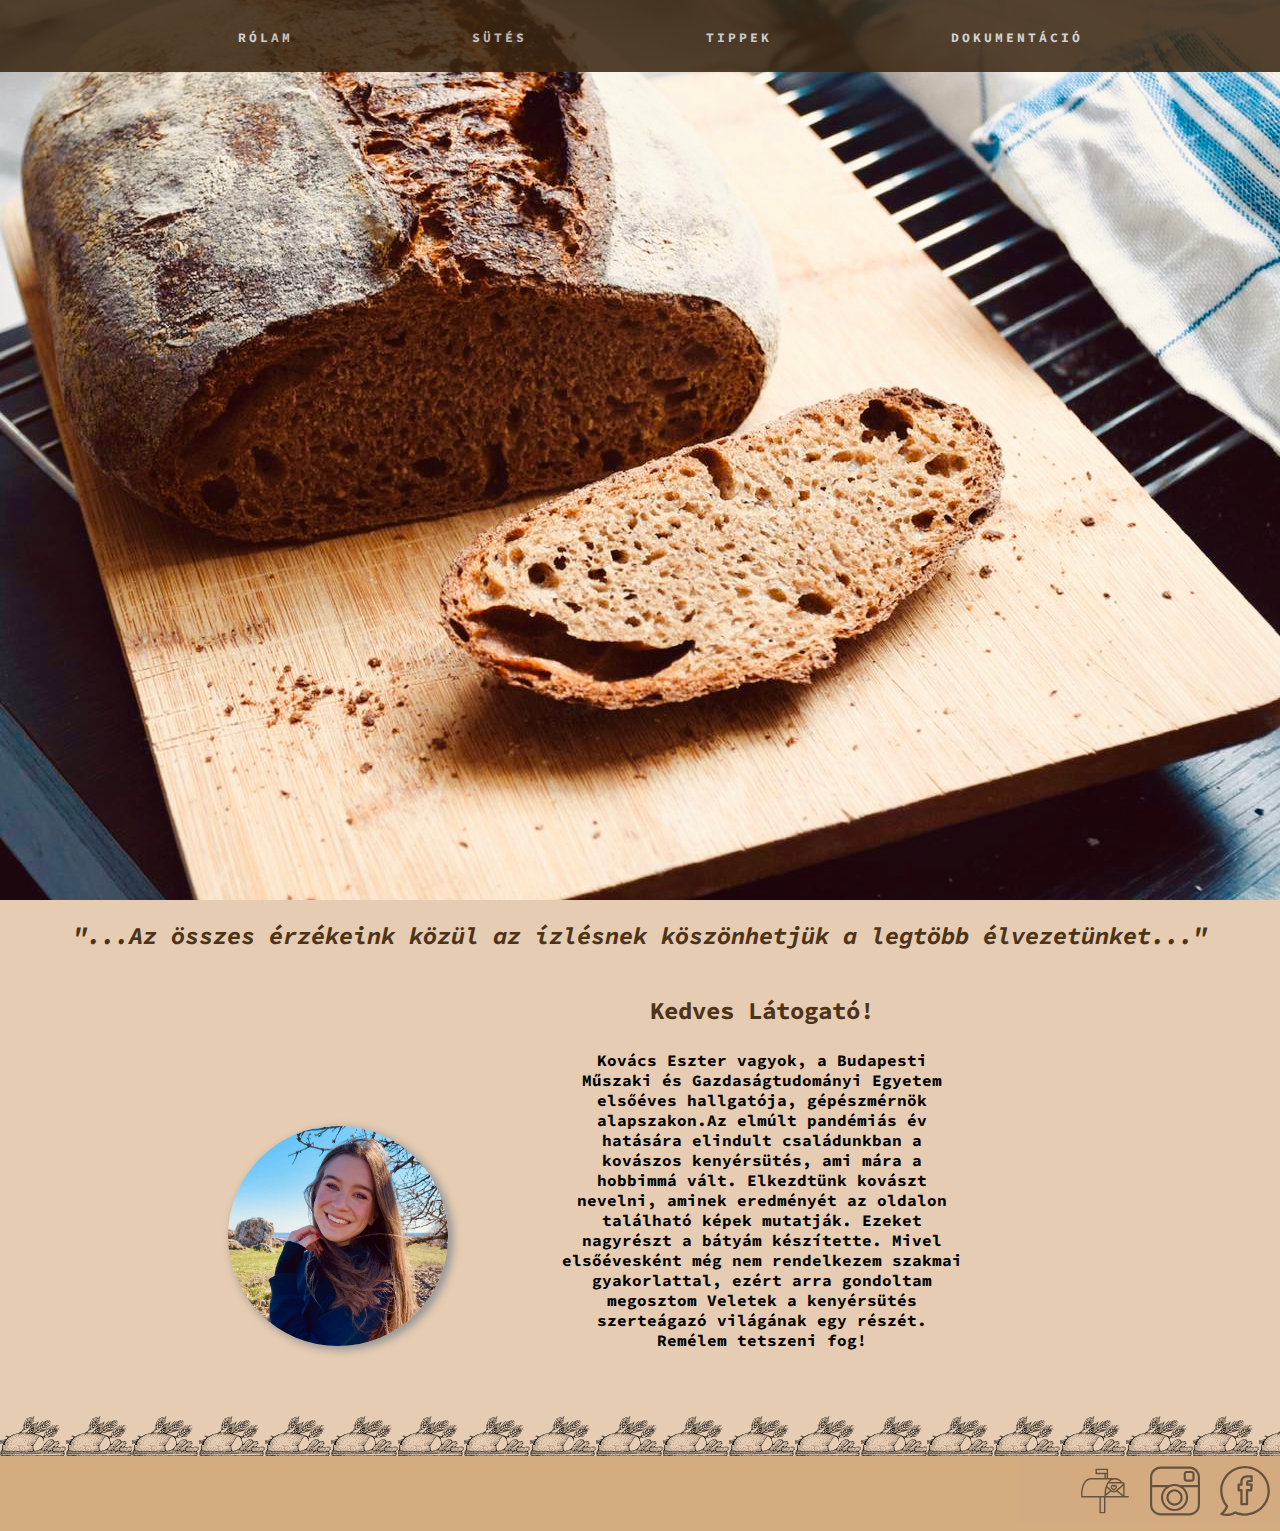
<file: index.html>
<html lang="hu">
<head>
  <meta charset="utf-8">
  <title>Portfolió - Kovács Eszter</title>
  <meta name="viewport" content="width=device-width, initial-scale=1">
  <link rel="stylesheet" href="css/main.css">
  <link rel="preconnect" href="https://fonts.gstatic.com">
  <link rel="preconnect" href="https://fonts.gstatic.com">
  <link href="https://fonts.googleapis.com/css2?family=Krona+One&family=Source+Code+Pro:wght@300&display=swap" rel="stylesheet">
</head>

<body>
  <nav class="ragad">
    <ul class="fomenu">
      <li><a href="index.html">Rólam</a> </li>
      <li><a href="sutes.html">Sütés</a></li>
      <li><a href="tippek.html">Tippek</a> </li>
      <li><a href="dokumentacio.html">Dokumentáció</a> </li>
    </ul>
  </nav>

<div class="koszonto">

  <!-- ide egy kép jön -->

</div>

<div class="bemutatkozas">

  <h2 class="bemutat" style="font-style: italic">"...Az összes érzékeink közül az ízlésnek köszönhetjük a legtöbb élvezetünket..."</h2>


  <div class="szoveg_rolam">

    <div class="felso_resz">

      <div class="kep_rolam">
        <div>
          <img class="sajat_kep" src="img/en.png">
        </div>
      </div>

        <div id="bemutat_szoveg">
          <p ><h3>Kedves Látogató!</h3>  <strong>Kovács Eszter vagyok, a Budapesti Műszaki és Gazdaságtudományi Egyetem elsőéves hallgatója, gépészmérnök alapszakon.Az elmúlt pandémiás év hatására elindult családunkban
            a kovászos kenyérsütés, ami mára a hobbimmá vált. Elkezdtünk kovászt nevelni, aminek eredményét az oldalon található képek mutatják. Ezeket nagyrészt a
            bátyám készítette. Mivel elsőévesként még nem rendelkezem szakmai gyakorlattal, ezért arra gondoltam megosztom Veletek a kenyérsütés szerteágazó világának egy részét.
            <br>Remélem tetszeni fog!</strong> </p>
        </div>
    </div>
  </div>
</div>
<div class="elvalaszto"></div>
<footer class="elerhetosegek">

  <div class="kozosseg">
    <div>
      <a href="https://www.facebook.com/profile.php?id=100012503712428"><img class="ikonok" src="img/fb.svg"> </a>
    </div>
    <div>
      <a href="https://www.instagram.com/k.eszti/"><img class="ikonok" src="img/insta.svg"> </a>
    </div>
    <div>
      <a href="mailto:esztikovacs1203@icloud.com"><img class="ikonok" src="img/mail.svg"> </a>
    </div>
  </div>

</footer>

</body>

</html>
</file>
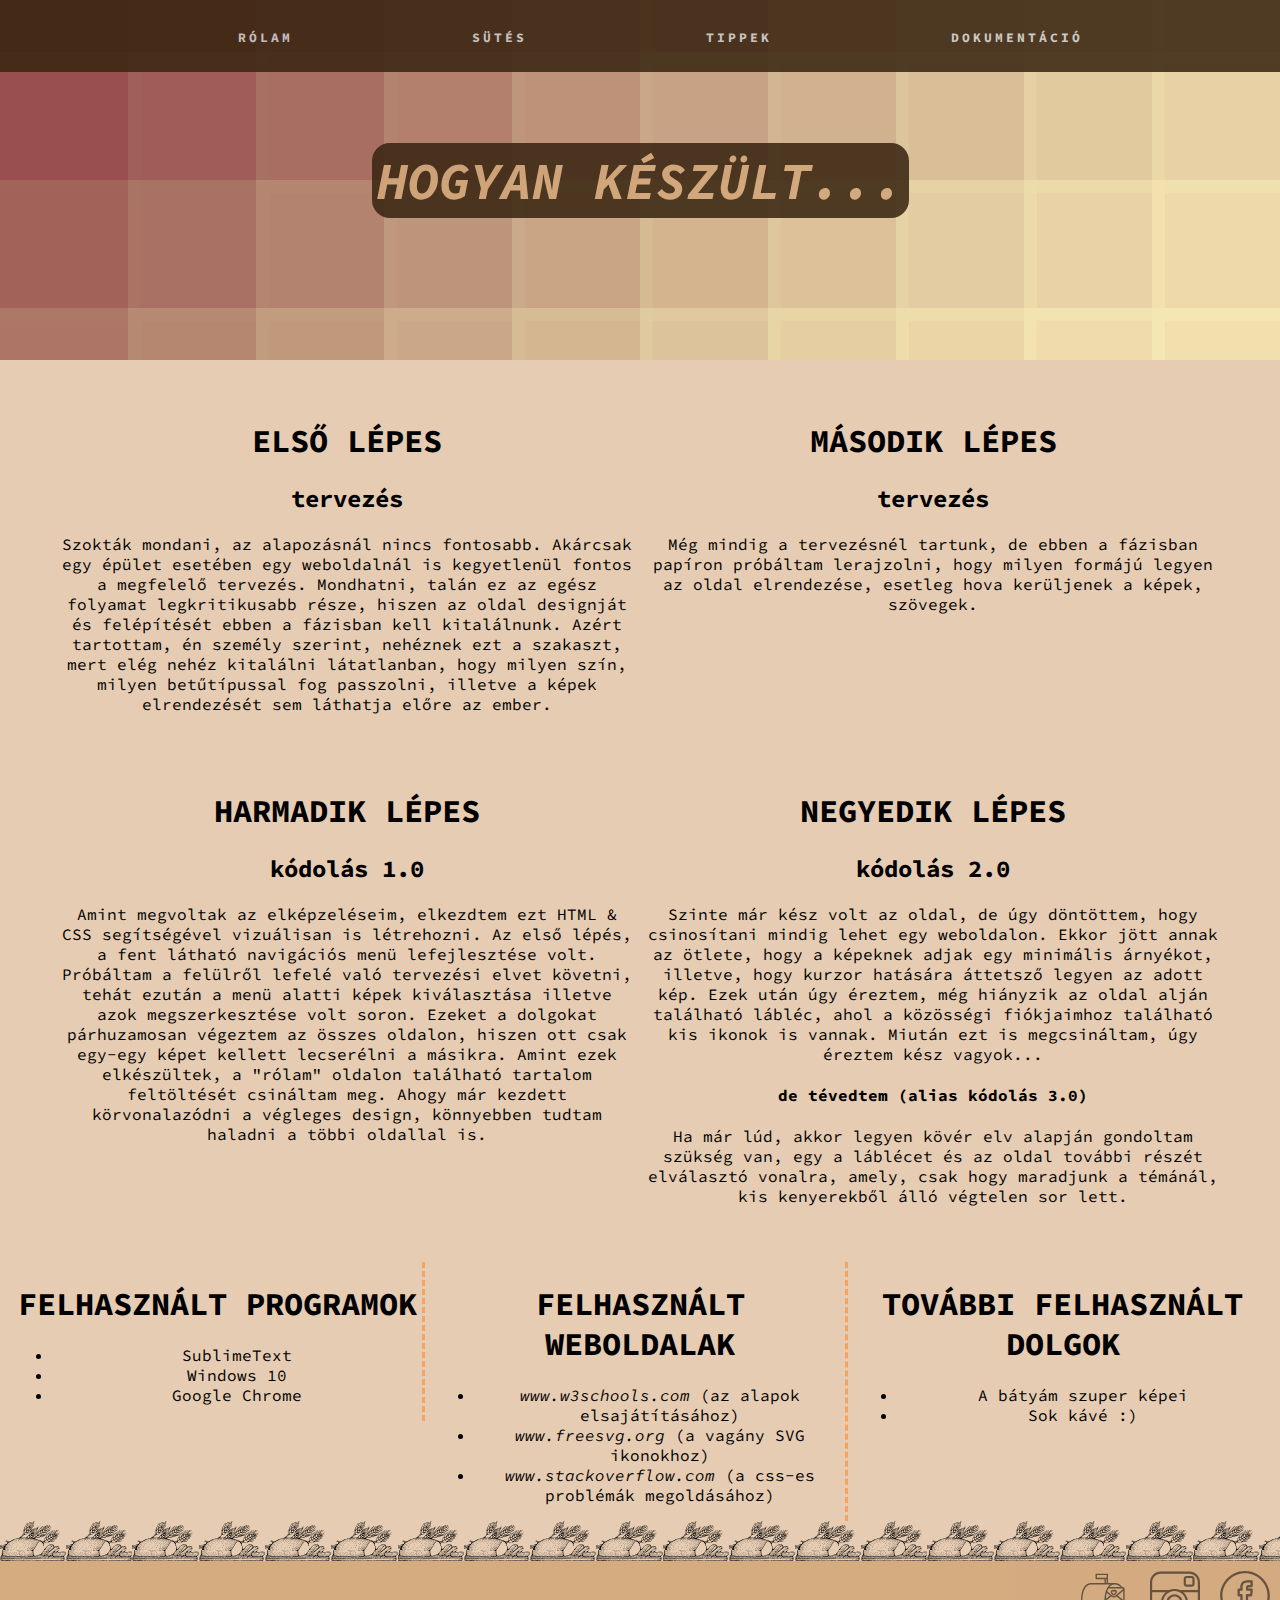
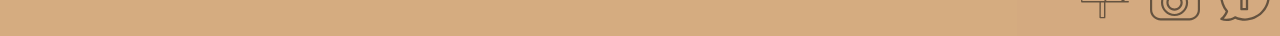
<file: dokumentacio.html>
<html lang="hu">
<head>
  <meta charset="utf-8">
  <title>Portfolió - Kovács Eszter</title>
  <meta name="viewport" content="width=device-width, initial-scale=1">
  <link rel="stylesheet" href="css/main.css">
  <link rel="preconnect" href="https://fonts.gstatic.com">
  <link href="https://fonts.googleapis.com/css2?family=Krona+One&family=Source+Code+Pro:wght@300&display=swap" rel="stylesheet">
  <style>
    h1 {
      text-transform: uppercase;
    }
    .link {
      text-decoration: none;
      color: black;
      font-style: italic;
    }

  </style>
</head>

<body>
<nav class="ragad">
  <ul class="fomenu">
    <li><a  href="index.html">Rólam</a> </li>
    <li><a href="sutes.html">Sütés</a></li>
    <li><a href="tippek.html">Tippek</a> </li>
    <li><a href="dokumentacio.html">Dokumentáció</a> </li>
  </ul>
</nav>

<div class="dokumentacio_felso">

  <h1>Hogyan készült...</h1>
  <!-- ide egy kép jön -->
</div>

<div class="sor-oszlop-2">

  <div>
    <h1>Első lépes</h1>
    <h2> tervezés</h2>
    <p>Szokták mondani, az alapozásnál nincs fontosabb. Akárcsak egy épület esetében egy weboldalnál is
      kegyetlenül fontos a megfelelő tervezés. Mondhatni, talán ez az egész folyamat legkritikusabb része, hiszen az oldal designját és felépítését
      ebben a fázisban kell kitalálnunk. Azért tartottam, én személy szerint, nehéznek ezt a szakaszt, mert elég nehéz kitalálni látatlanban, hogy milyen szín,
      milyen betűtípussal fog passzolni, illetve a képek elrendezését sem láthatja előre az ember.
    </p>
  </div>

  <div style="vertical-align: top;">
    <h1>második lépes</h1>
    <h2> tervezés</h2>
    <p>Még mindig a tervezésnél tartunk, de ebben a fázisban papíron próbáltam lerajzolni, hogy milyen formájú legyen az oldal elrendezése, esetleg hova kerüljenek
    a képek, szövegek.</p>
  </div>
</div>

<div class="sor-oszlop-2">

  <div>
    <h1>harmadik lépes</h1>
    <h2> kódolás 1.0</h2>
    <p>Amint megvoltak az elképzeléseim, elkezdtem ezt HTML & CSS segítségével vizuálisan is létrehozni. Az első lépés, a fent látható navigációs menü lefejlesztése volt.
      Próbáltam a felülről lefelé való tervezési elvet követni, tehát ezután a menü alatti képek kiválasztása illetve azok megszerkesztése volt soron. Ezeket a dolgokat
      párhuzamosan végeztem az összes oldalon, hiszen ott csak egy-egy képet kellett lecserélni a másikra. Amint ezek elkészültek, a "rólam" oldalon található tartalom
      feltöltését csináltam meg. Ahogy már kezdett körvonalazódni a végleges design, könnyebben tudtam haladni a többi oldallal is.
    </p>
  </div>

  <div style="vertical-align: top">
    <h1>negyedik lépes</h1>
    <h2> kódolás 2.0</h2>
    <p>Szinte már kész volt az oldal, de úgy döntöttem, hogy csinosítani mindig lehet egy weboldalon. Ekkor jött annak az ötlete, hogy a képeknek adjak egy minimális
    árnyékot, illetve, hogy kurzor hatására áttetsző legyen az adott kép. Ezek után úgy éreztem, még hiányzik az oldal alján található lábléc, ahol a közösségi fiókjaimhoz
    található kis ikonok is vannak. Miután ezt is megcsináltam, úgy éreztem kész vagyok... </p>
    <h4>de tévedtem (alias kódolás 3.0)</h4>
    <p>Ha már lúd, akkor legyen kövér elv alapján gondoltam szükség van, egy a láblécet és az oldal további részét elválasztó vonalra, amely, csak hogy maradjunk a témánál,
    kis kenyerekből álló végtelen sor lett.</p>
  </div>
</div>

<div class="sor-oszlop-3">

  <div class="elso">
    <h1>Felhasznált programok</h1>
    <ul>
      <li>SublimeText</li>
      <li>Windows 10</li>
      <li>Google Chrome</li>
    </ul>
  </div>
  <div class="masodik">
    <h1>Felhasznált weboldalak</h1>
    <ul>
      <li><a class="link" href="https://www.w3schools.com/">www.w3schools.com</a> (az alapok elsajátításához)</li>
      <li><a class="link" href="https://freesvg.org/">www.freesvg.org</a> (a vagány SVG ikonokhoz)</li>
      <li><a class="link" href="https://stackoverflow.com/">www.stackoverflow.com</a> (a css-es problémák megoldásához) </li>
    </ul>
  </div>
  <div class="harmadik">
    <h1>További felhasznált dolgok</h1>
    <ul>
      <li>A bátyám szuper képei</li>
      <li>Sok kávé :)</li>
    </ul>
  </div>

</div>

<div class="elvalaszto"></div>
<footer class="elerhetosegek">

  <div class="kozosseg">
    <div>
      <a href="https://www.facebook.com/profile.php?id=100012503712428"><img class="ikonok" src="img/fb.svg"> </a>
    </div>
    <div>
      <a href="https://www.instagram.com/k.eszti/"><img class="ikonok" src="img/insta.svg"> </a>
    </div>
    <div>
      <a href="mailto:esztikovacs1203@icloud.com"><img class="ikonok" src="img/mail.svg"> </a>
    </div>
  </div>

</footer>

</body>

</html>
</file>
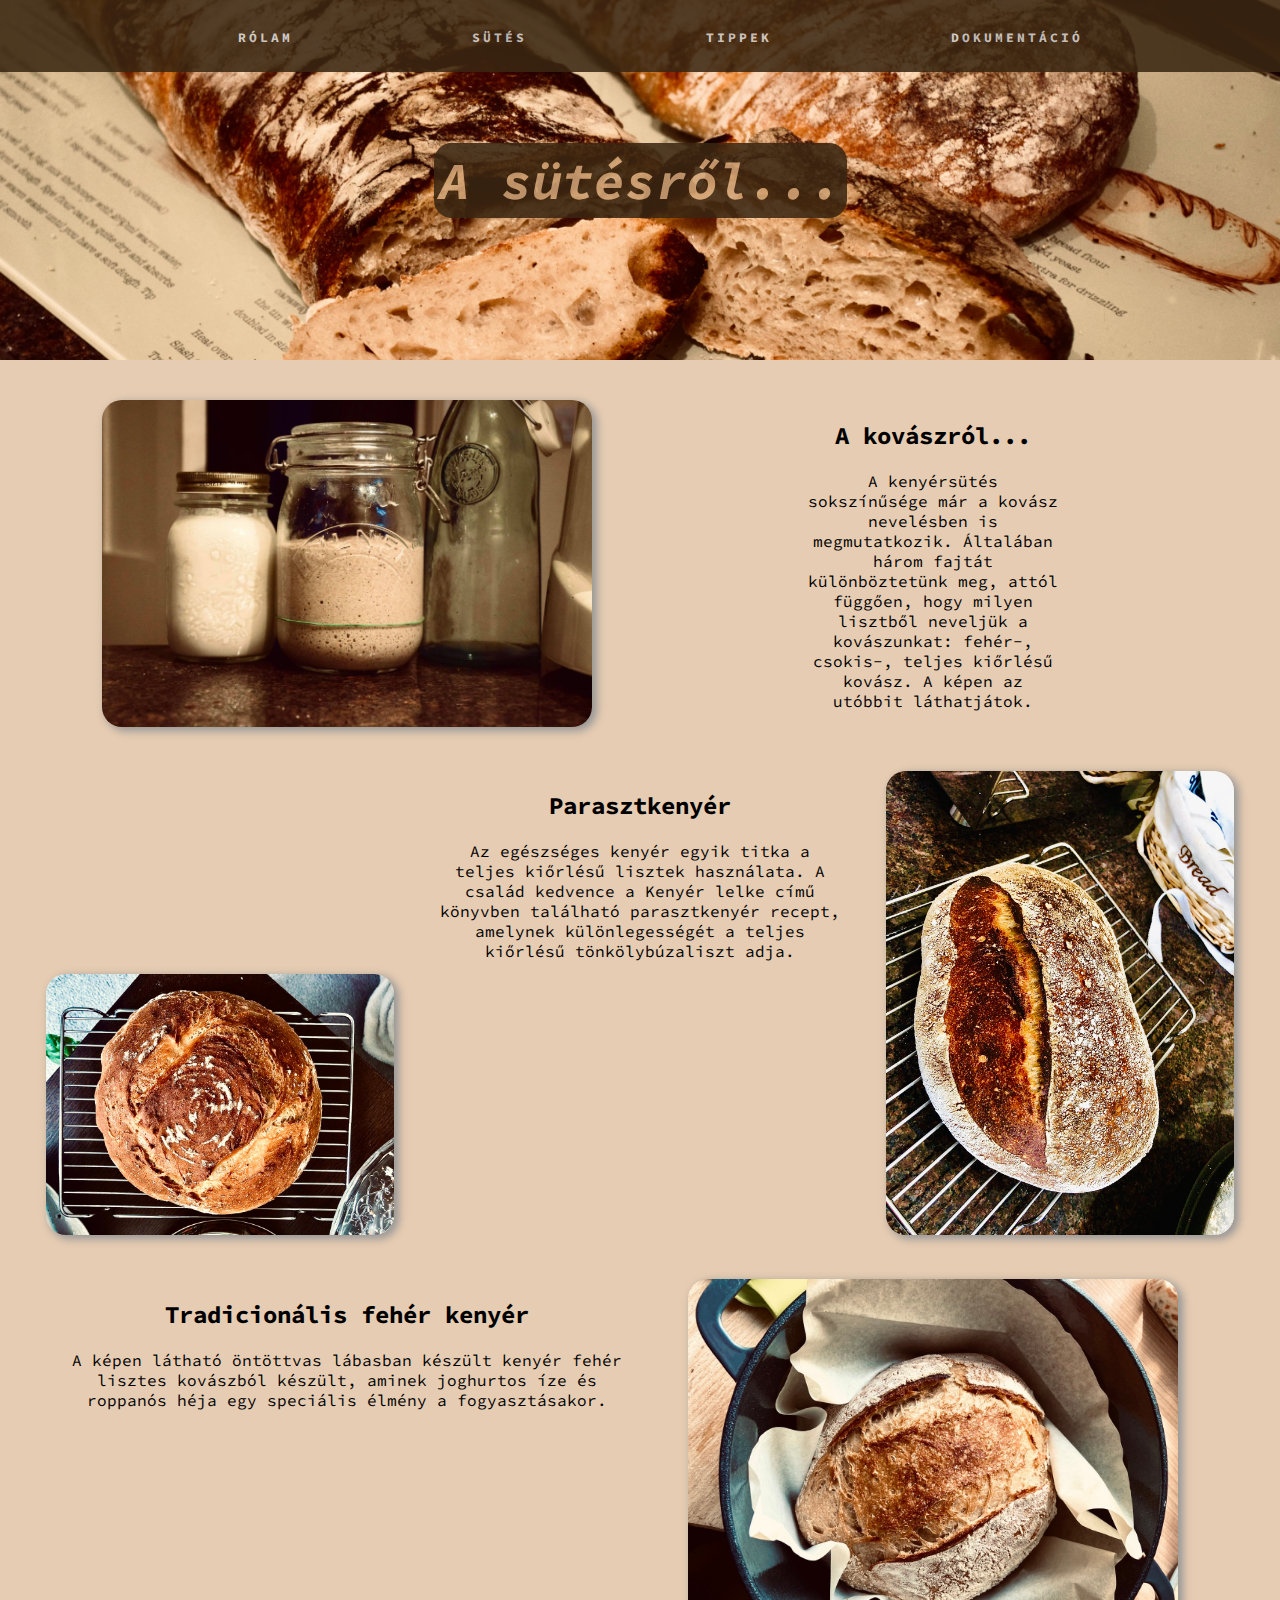
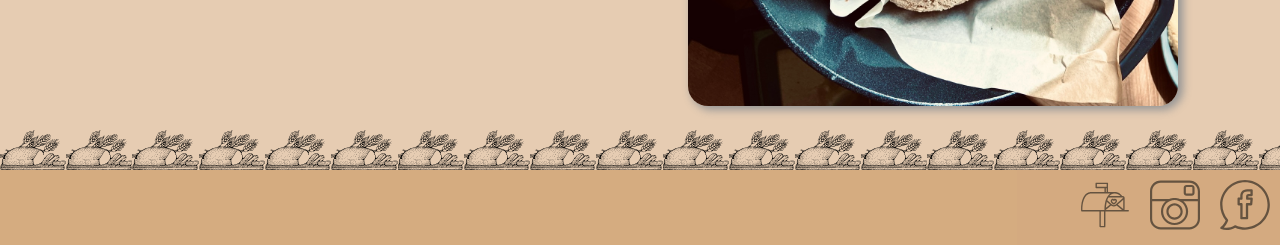
<file: sutes.html>
<html lang="hu">
<head>
  <meta charset="utf-8">
  <title>A sütésről</title>
  <meta name="viewport" content="width=device-width, initial-scale=1">
  <link rel="stylesheet" href="css/main.css">
  <link rel="preconnect" href="https://fonts.gstatic.com">
  <link href="https://fonts.googleapis.com/css2?family=Krona+One&family=Source+Code+Pro:wght@300&display=swap" rel="stylesheet">
</head>

<body>
<nav class="ragad">
  <ul class="fomenu">
    <li><a  href="index.html">Rólam</a> </li>
    <li><a href="sutes.html">Sütés</a></li>
    <li><a href="tippek.html">Tippek</a> </li>
    <li><a href="dokumentacio.html">Dokumentáció</a> </li>
  </ul>
</nav>

<div class="sutes_felso">
  <h1 id="szv">A sütésről...</h1>
</div>


<div class="sor-oszlop-2">
  <div id="kep1">
    <img class="kep-oszlop2" src="img/kovasz.jpg">
  </div>
  <div style="vertical-align: top;">
    <div >
      <h2>A kovászról...</h2>
      <p>
      A kenyérsütés sokszínűsége már a kovász nevelésben is megmutatkozik. Általában három fajtát különböztetünk meg, attól függően, hogy milyen
      lisztből neveljük a kovászunkat: fehér-, csokis-, teljes kiőrlésű kovász. A képen az utóbbit láthatjátok.
      </p>
    </div>
  </div>
</div>


<div class="sor-oszlop-3">
  <div>
    <img class="kep-oszlop3" src="img/bkenyer1.jpg" alt="Kenyér">
  </div>

  <div style="vertical-align: top;">
    <h2>Parasztkenyér</h2>
    <p>Az egészséges kenyér egyik titka a teljes kiőrlésű lisztek használata. A család kedvence a Kenyér lelke című könyvben található parasztkenyér
    recept, amelynek különlegességét a teljes kiőrlésű tönkölybúzaliszt adja.</p>
  </div>


  <div>
    <img class="kep-oszlop3" src="img/bkenyer2.jpg" alt="Kenyér">
  </div>


</div>


<div class="sor-oszlop-2">

  <div style="vertical-align: top;">
    <h2> Tradicionális fehér kenyér</h2>
  <p>A képen látható öntöttvas lábasban készült kenyér fehér lisztes kovászból készült, aminek joghurtos íze és roppanós héja egy speciális
  élmény a fogyasztásakor.</p>
  </div>

  <div>
    <img src="img/fkenyer.jpg" class="kep-oszlop2" alt="Kenyér" style="margin-bottom: 20px;">
  </div>

</div>
<div class="elvalaszto"></div>
<footer class="elerhetosegek">

  <div class="kozosseg">
    <div>
      <a href="https://www.facebook.com/profile.php?id=100012503712428"><img class="ikonok" src="img/fb.svg"> </a>
    </div>
    <div>
      <a href="https://www.instagram.com/k.eszti/"><img class="ikonok" src="img/insta.svg"> </a>
    </div>
    <div>
      <a href="mailto:esztikovacs1203@icloud.com"><img class="ikonok" src="img/mail.svg"> </a>
    </div>
  </div>

</footer>

</body>

</html>
</file>
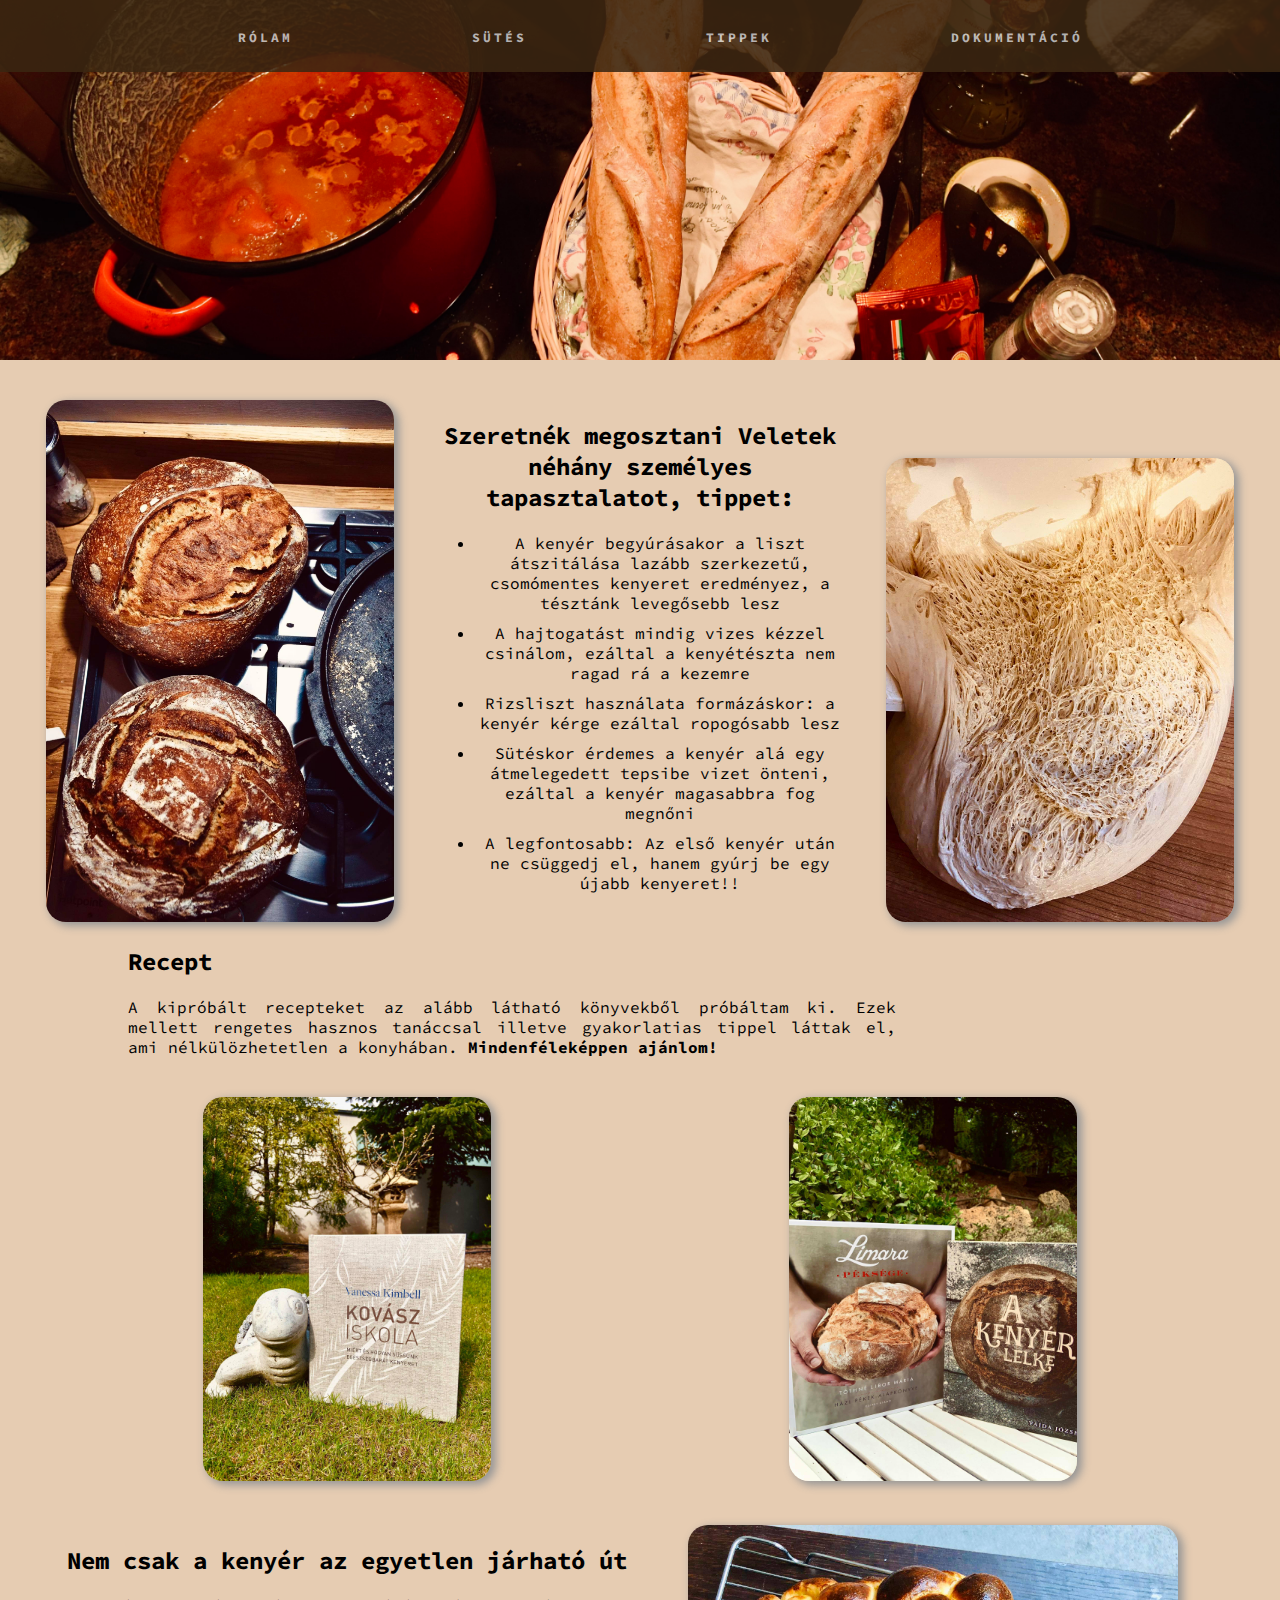
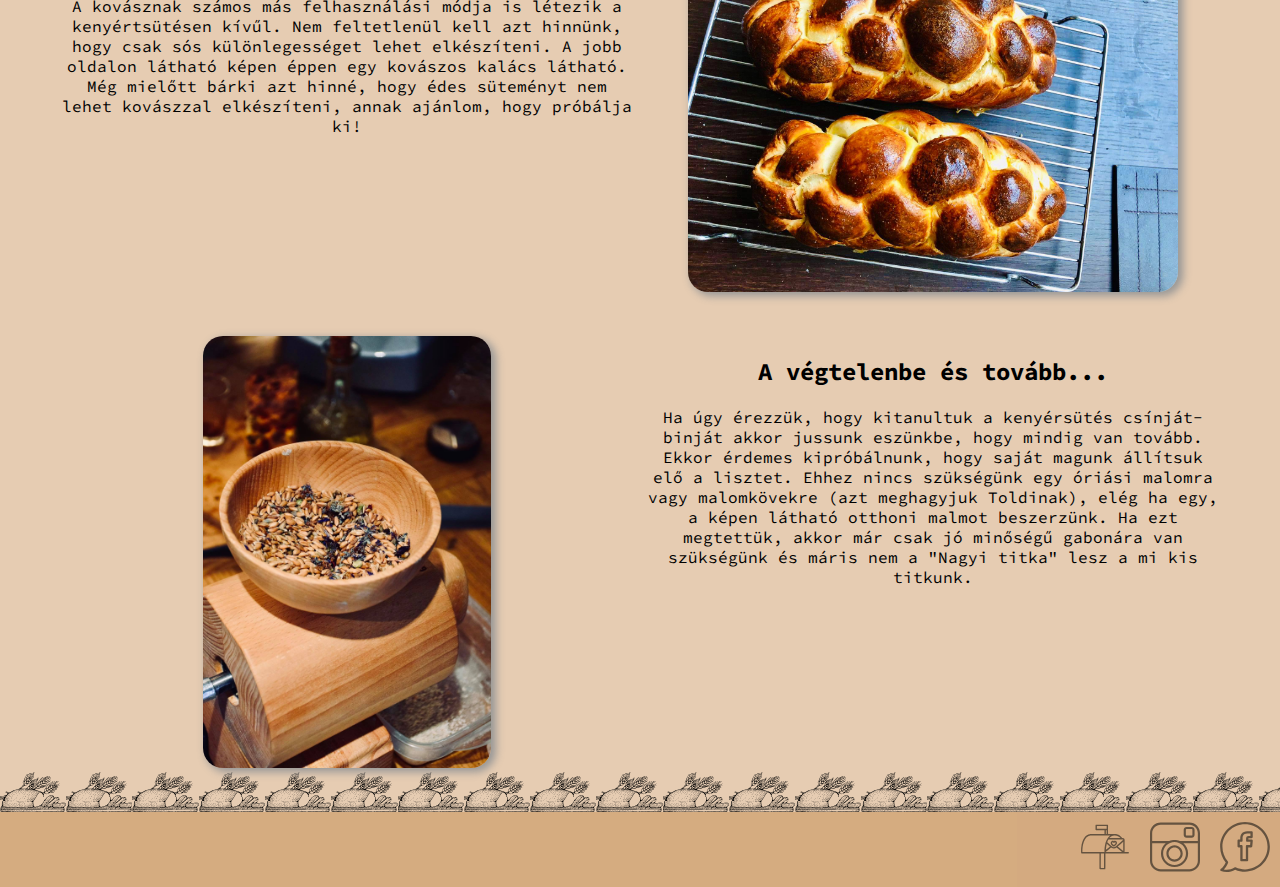
<file: tippek.html>
<html lang="hu">
<head>
  <meta charset="utf-8">
  <title>Portfolió - Kovács Eszter</title>
  <meta name="viewport" content="width=device-width, initial-scale=1">
  <link rel="stylesheet" href="css/main.css">
  <link rel="preconnect" href="https://fonts.gstatic.com">
  <link href="https://fonts.googleapis.com/css2?family=Krona+One&family=Source+Code+Pro:wght@300&display=swap" rel="stylesheet">
  <style>
    .tippeek {
      margin: 10px 0;
    }
  </style>
</head>

<body>
<nav class="ragad">
  <ul class="fomenu">
    <li><a  href="index.html">Rólam</a> </li>
    <li><a href="sutes.html">Sütés</a></li>
    <li><a href="tippek.html">Tippek</a> </li>
    <li><a href="dokumentacio.html">Dokumentáció</a> </li>
  </ul>
</nav>

<div class="tippek_felso">
</div>

<div class="sor-oszlop-3" >

  <div>
    <img class="kep-oszlop3" src="img/tipp1.jpg" alt="Kenyér" />
  </div>

  <div style="vertical-align: top; ">
      <h2>Szeretnék megosztani Veletek néhány személyes tapasztalatot, tippet:</h2>
      <ul>
        <li class="tippeek"> A kenyér begyúrásakor a liszt átszitálása lazább szerkezetű, csomómentes kenyeret eredményez, a tésztánk levegősebb lesz</li>
        <li class="tippeek"> A hajtogatást mindig vizes kézzel csinálom, ezáltal a kenyétészta nem ragad rá a kezemre</li>
        <li class="tippeek"> Rizsliszt használata formázáskor: a kenyér kérge ezáltal ropogósabb lesz</li>
        <li class="tippeek"> Sütéskor érdemes a kenyér alá egy átmelegedett tepsibe vizet önteni, ezáltal a kenyér magasabbra fog megnőni </li>
        <li class="tippeek"> A legfontosabb: Az első kenyér után ne csüggedj el, hanem gyúrj be egy újabb kenyeret!!</li>
      </ul>
    </div>
  <div>
    <img class="kep-oszlop3" src="img/tipp2.jpg" alt="Kenyér" />
  </div>

</div>
<div id="repect_szoveg">
  <h2>Recept</h2>
  <p>A kipróbált recepteket az alább látható könyvekből próbáltam ki. Ezek mellett rengetes hasznos tanáccsal illetve
    gyakorlatias tippel láttak el, ami nélkülözhetetlen a konyhában. <strong>Mindenféleképpen ajánlom!</strong>
  </p>
</div>

<div class="sor-oszlop-2" style="margin-bottom: 20px;">
  <div>
    <img class="kep-oszlop2" alt="Kenyér" src="img/tipp3.jpg" style="width: 50%;">
  </div>

  <div>
    <img class="kep-oszlop2" alt="Kenyér" src="img/tipp4.jpg" style="width: 50%" >
  </div>
</div>


<div class="sor-oszlop-2">

  <div style="vertical-align: top">
    <h2>Nem csak a kenyér az egyetlen járható út</h2>
    <p>A kovásznak számos más felhasználási módja is létezik a kenyértsütésen kívűl.
    Nem feltetlenül kell azt hinnünk, hogy csak sós különlegességet lehet elkészíteni. A jobb oldalon látható képen
    éppen egy kovászos <stron>kalács</stron> látható. Még mielőtt bárki azt hinné, hogy édes süteményt nem lehet kovászzal elkészíteni,
    annak ajánlom, hogy próbálja ki!</p>
  </div>

  <div>
    <img class="kep-oszlop2" alt="Kalács" src="img/kalacs.jpg">
  </div>

</div>

<div class="sor-oszlop-2">
  <div>
    <img class="kep-oszlop2" alt="Malom" src="img/malom.jpg" style="width: 50%;">
  </div>
  <div style="vertical-align: top">
    <h2>A végtelenbe és tovább...</h2>
    <p>Ha úgy érezzük, hogy kitanultuk a kenyérsütés csínját-binját akkor jussunk eszünkbe, hogy mindig van tovább.
    Ekkor érdemes kipróbálnunk, hogy saját magunk állítsuk elő a lisztet. Ehhez nincs szükségünk egy óriási malomra vagy malomkövekre (azt meghagyjuk Toldinak),
    elég ha egy, a képen látható otthoni malmot beszerzünk. Ha ezt megtettük, akkor már csak jó minőségű gabonára van szükségünk és máris nem a "Nagyi titka" lesz a
    mi kis titkunk.</p>
  </div>

</div>
<div class="elvalaszto"></div>
<footer class="elerhetosegek">

  <div class="kozosseg">
    <div>
      <a href="https://www.facebook.com/profile.php?id=100012503712428"><img class="ikonok" src="img/fb.svg"> </a>
    </div>
    <div>
      <a href="https://www.instagram.com/k.eszti/"><img class="ikonok" src="img/insta.svg"> </a>
    </div>
    <div>
      <a href="mailto:esztikovacs1203@icloud.com"><img class="ikonok" src="img/mail.svg"> </a>
    </div>
  </div>

</footer>

</body>

</html>
</file>
<file: css/main.css>
body {
  margin:0;
  padding:0;
  box-sizing: border-box;
  background-color: #e6ccb2;
  font-family: 'Source Code Pro', monospace;
  font-size: 16px;
  text-align: justify;
}
nav {
  display: flex;
  justify-content: space-around;
  align-items: center;
  min-height: 8vh;
  background-color: #3a2612;
  opacity: 87%;
  z-index: 1;
}
.ragad {
  position: fixed;
  top: 0;
  width: 100%;
}
.fomenu {
  display: flex;
  width: 80%;
  justify-content: space-around;
}

.fomenu li{
  list-style: none;
}
.fomenu a {
  color: #ccc;
  text-transform: uppercase;
  text-decoration: none;
  letter-spacing: 3px;
  font-weight: bold;
  font-size: 13px;
  border-bottom: 2px solid transparent;
}
.fomenu a:hover {
  color: #e6ccb2;
  transition: 0.25s;
  border-bottom: 2px dashed yellow;
}

.koszonto {
  min-height: 100vh;
  background-image: url("../img/asd2.jpg");
  background-position: center;
  height: 100%;
  background-repeat: no-repeat;
}

.bemutatkozas h2, h3{
  text-align: center;
  color: #4d3319;
}

.szoveg_rolam {
  width: 80%;
  margin: 20px auto;
  justify-content: space-around;
}

.bal_szoveg, .jobb_szoveg {
  width: 45%;
  padding: 10px;
  display: inline-block;
  margin: auto auto;
}
.kep_rolam {
  margin: 20px auto;
  padding: 5px;
}
.bal_szoveg {
 border: 3px solid green;
}
.jobb_szoveg {
  border: 3px solid red;
}
.sajat_kep {
  border-radius: 50%;
  height: 220px;
  width: 220px;
  text-align: center;
  box-shadow: 4px 3px 8px 1px #969696;
}

.sajat_kep:hover,.kep-oszlop2:hover ,.kep-oszlop3:hover{
  opacity: 65%;
  transition: 0.4s;
}
.kep_rolam, #bemutat_szoveg {
  display: inline-block;
  width: 40%;
  text-align: center;
  margin-bottom: 30px;
}
#bemutat_szoveg {

  color: black;
}
#bemutat_szoveg h3 {
  font-size: 24px;
}
.elerhetosegek {
  background-color: #d2a679;
  width: 100%;
  color: gainsboro;
  height: 75px;
  opacity: 87%;
}
.ikonok {
  width: 50px;
  height: 50px;
  padding: 10px;
  opacity: 60%;
}
.ikonok:hover{
  opacity: 100%;
  transition: 0.4s;
}
.kozosseg div {
  display: inline-block;
  margin: auto auto;
  float: right;
}

.dokumentacio_felso, .sutes_felso, .tippek_felso {
  background-position: center;
  background-repeat: no-repeat;
  min-height: 40vh;
  background-size: cover;
  text-align: center;
  margin: auto;
  display: flex;
  justify-content: center;
  align-items: center;
}
.sutes_felso {
  background-image: url("../img/sutesrol.jpg");
}
.dokumentacio_felso {
  background-image: url("../img/hatter1.svg");
}
.tippek_felso {
  background-image: url("../img/tipp_hatter.jpg");

}
.dokumentacio_felso h1, .sutes_felso h1 {
  font-style: italic;
  font-size: 52px;
  color: #3a2612;
}
.sutes_felso h1, .tippek_felso h1, .dokumentacio_felso h1 {
  color: #d2a679;
  background: #3a2612;
  opacity: 87%;
  border-radius: 18px;
  padding: 5px;
}
.sor-oszlop-2, .sor-oszlop-3 {
  margin-top: 40px;
  width: 100%;
  height: auto;
  text-align: center;
  justify-content: center;
}

.kep-oszlop2, .kep-oszlop3{

  width: 85%;
  border-radius: 20px;
  box-shadow: 4px 3px 8px 1px #969696;

}
.sor-oszlop-2 div {
  width: 45%;
  display: inline-block;
}
.sor-oszlop-3 div {
  width: 32%;
  display: inline-block;
}
.elvalaszto {
  width: 100%;
  height: 40px;
  background-image: url("../img/bread.svg");
  background-repeat: repeat-x;
}
#repect_szoveg {
  width: 60%;
  margin-left: 10vw;
}
.elso, .masodik, .harmadik {
  vertical-align: top;

}
.elso, .masodik {
  border-right: 3px dashed sandybrown;
}

@media screen and (max-width: 900px) {

  .bal_szoveg, .jobb_szoveg {
    width: 80%;
  }
  #repect_szoveg {
    width: 85%;
    margin: 5px;
  }
  .szoveg_rolam {
    display: flex;
    align-content: center;
    text-align: center;
  }
  .kep_rolam, #bemutat_szoveg {
    width: 80%;
    text-align: center;
    align-content: center;
  }
  .fomenu a {
    font-size: 10px;
  }
  .sor-oszlop-3 div, .sor-oszlop-2 div {
    width: 100%;
    margin-bottom: 20px;
  }
  .elso, .masodik {
    border-right: none;
    border-bottom: 3px dashed sandybrown;
  }

}
</file>
